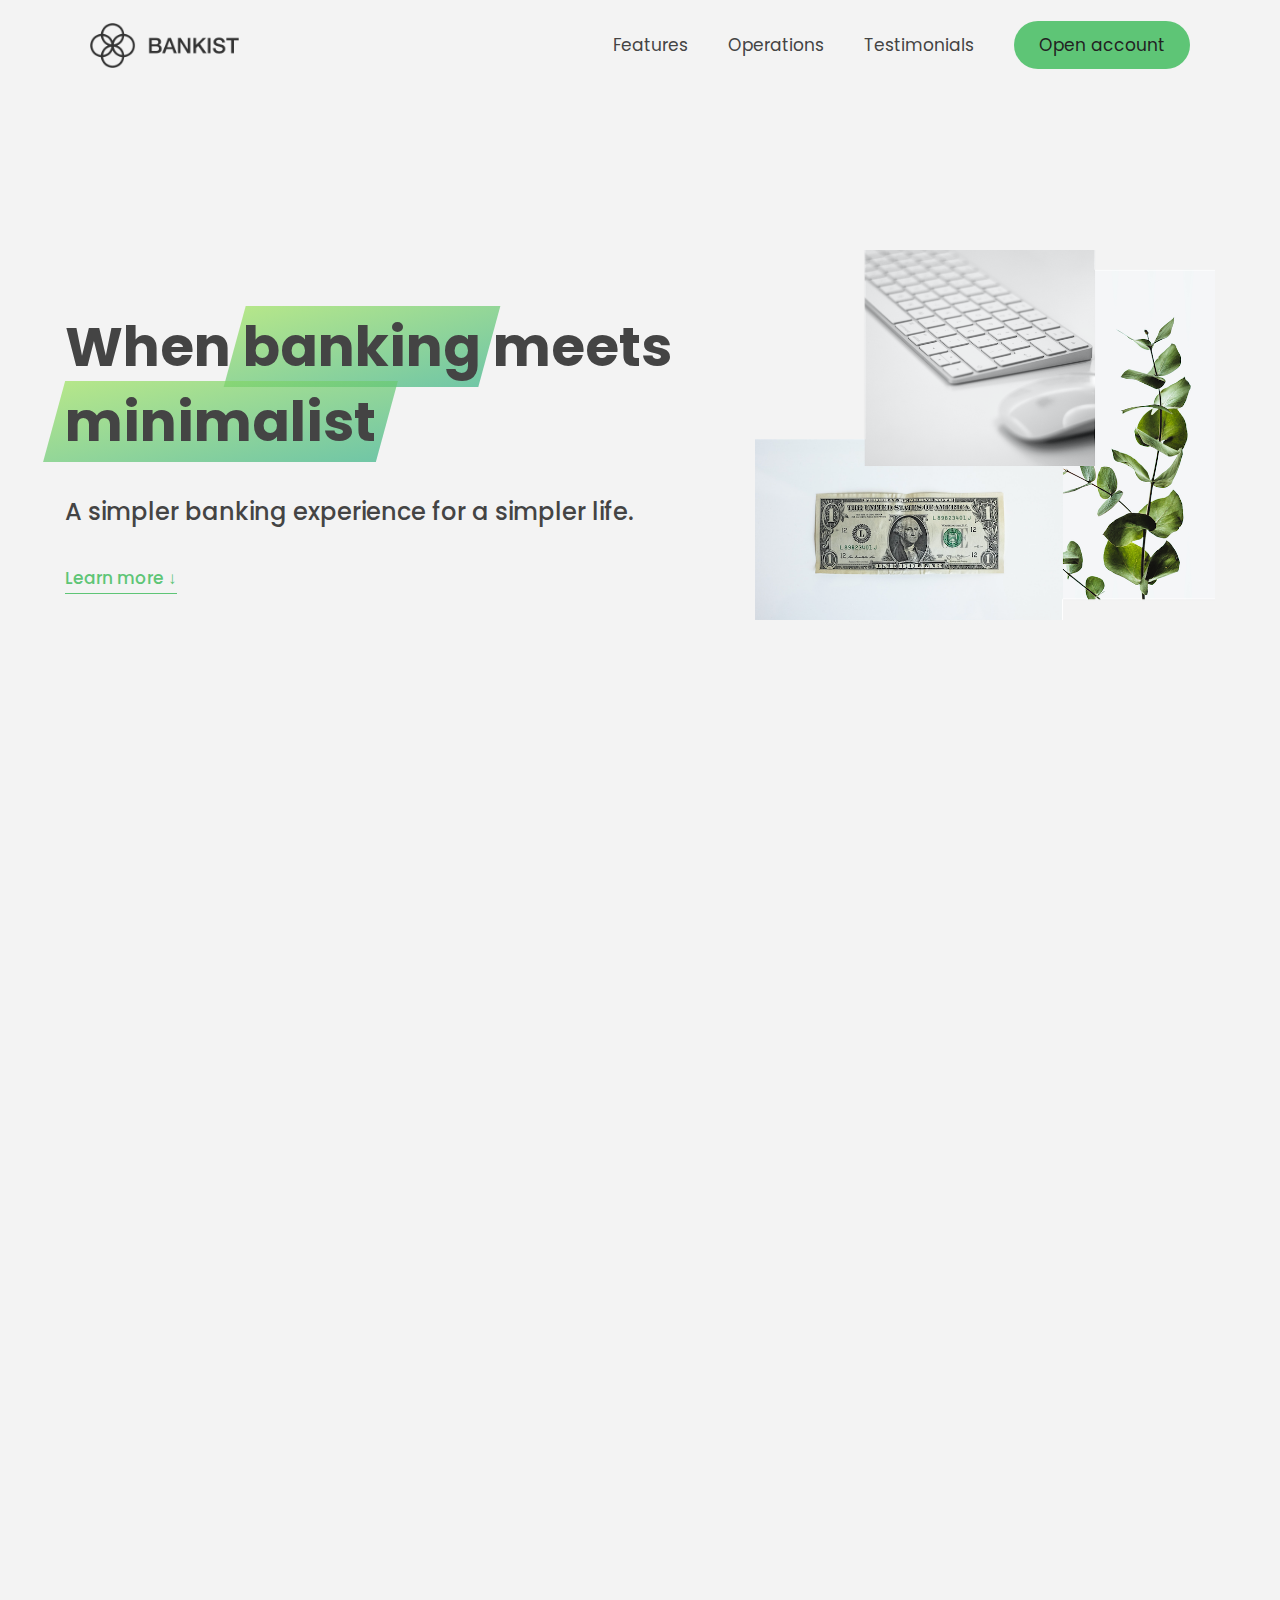
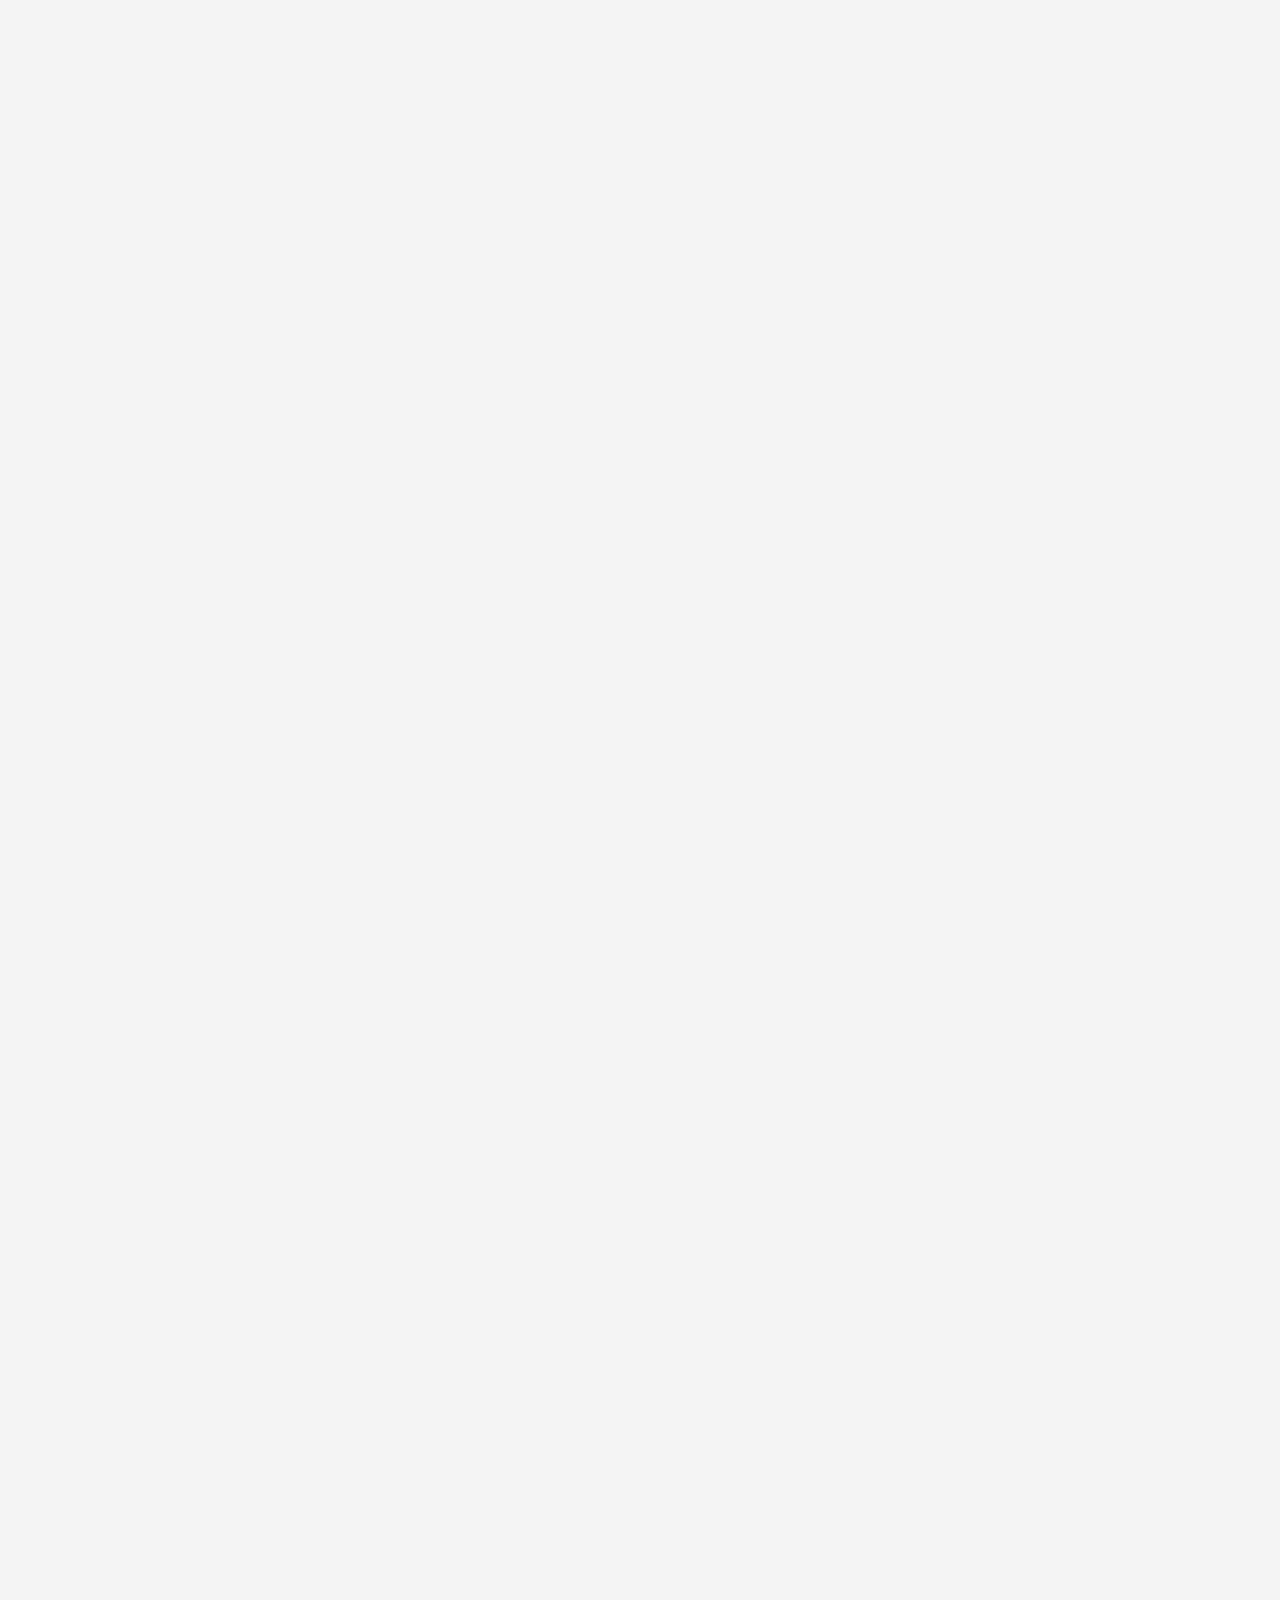
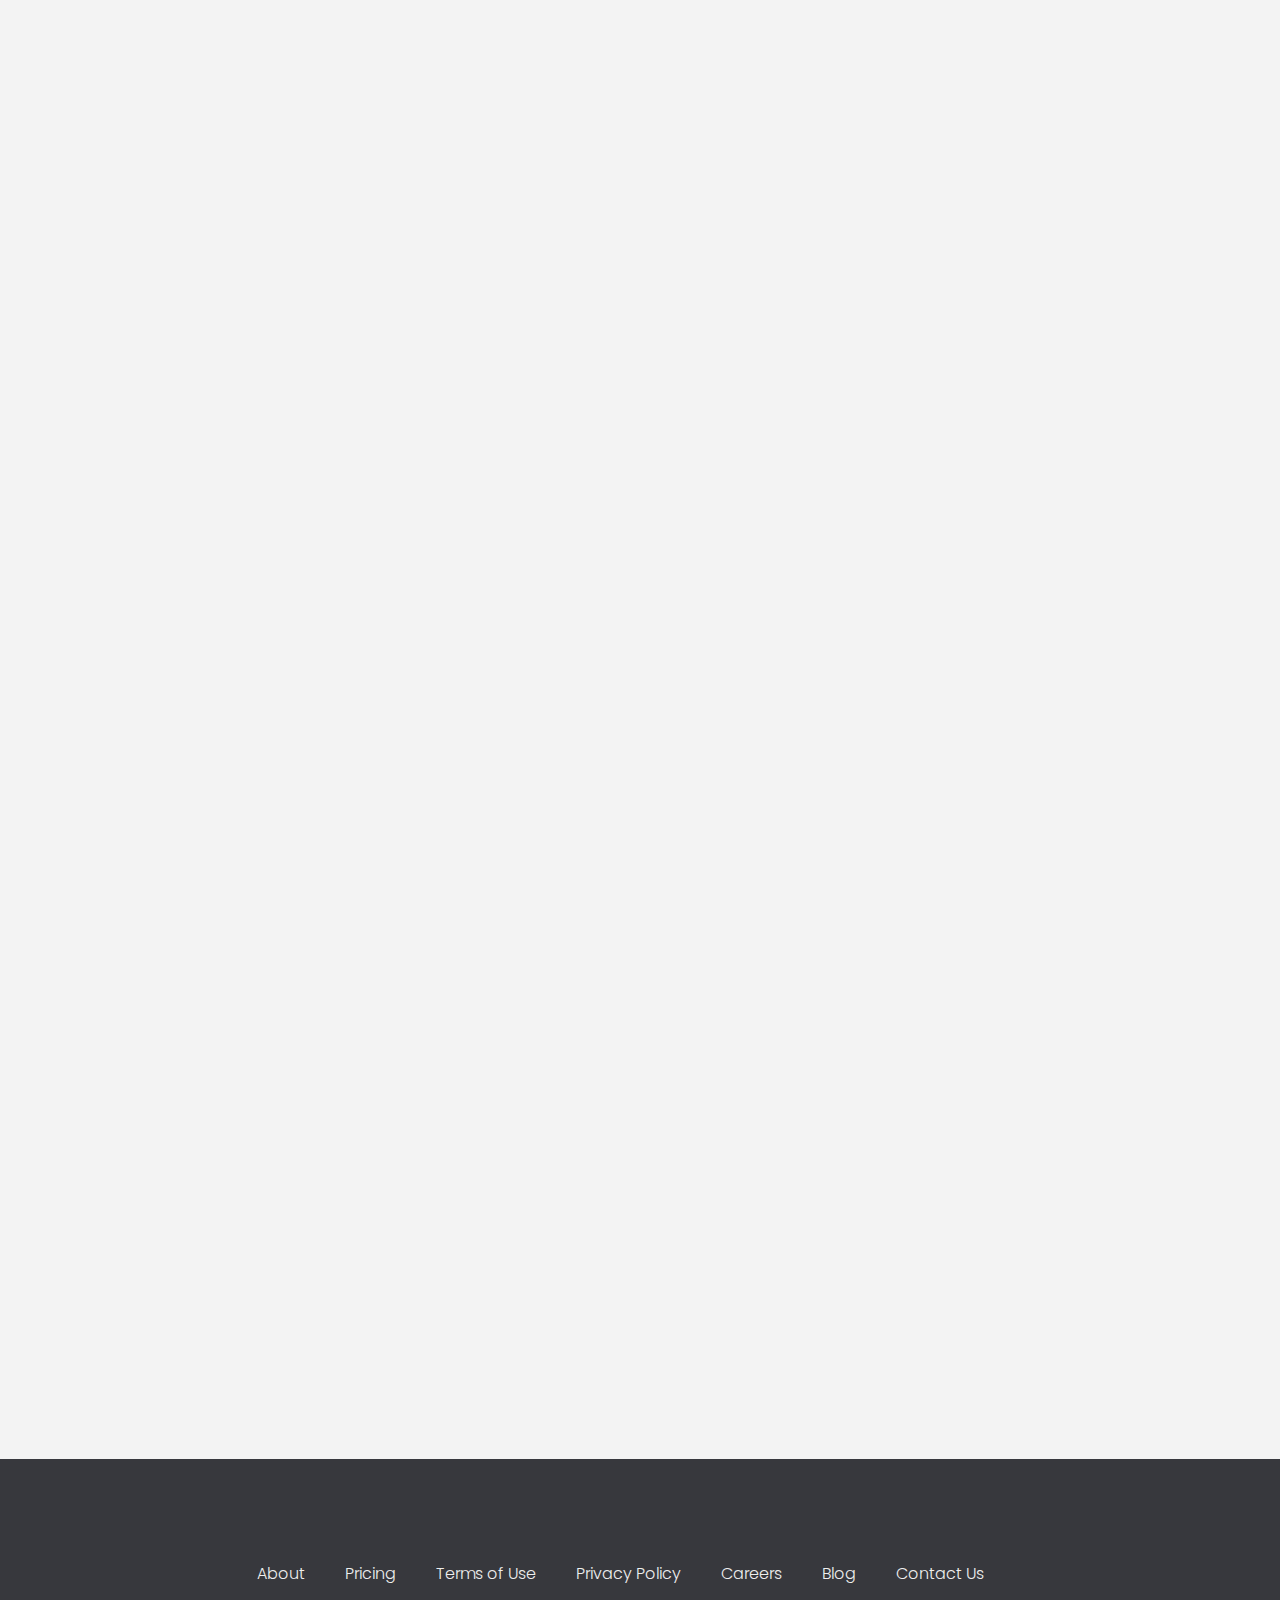
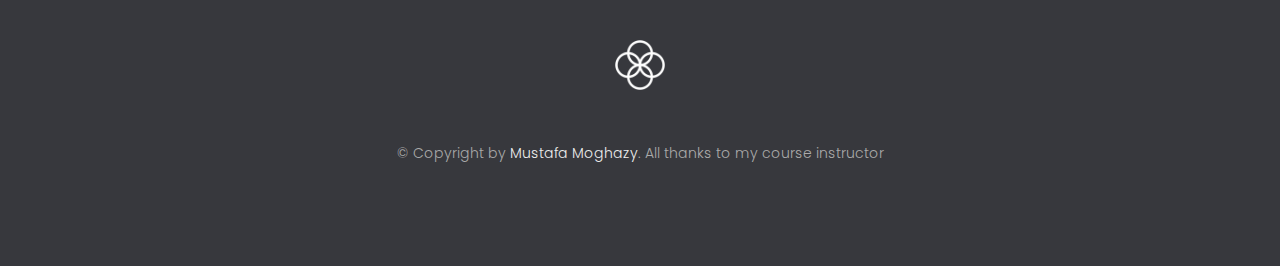
<file: Bankist-Project-Website/index.html>
<!DOCTYPE html>
<html lang="en">
  <head>
    <meta charset="UTF-8" />
    <meta name="viewport" content="width=device-width, initial-scale=1.0" />
    <meta http-equiv="X-UA-Compatible" content="ie=edge" />
    <link rel="shortcut icon" type="image/png" href="img/icon.png" />

    <link
      href="https://fonts.googleapis.com/css?family=Poppins:300,400,500,600&display=swap"
      rel="stylesheet"
    />
    <link rel="stylesheet" href="style.css" />
    <title>Bankist | When Banking meets Minimalist</title>
  </head>
  <body>
    <header class="header">
      <nav class="nav">
        <img
          src="img/logo.png"
          alt="Bankist logo"
          class="nav__logo"
          id="logo"
        />
        <ul class="nav__links">
          <li class="nav__item">
            <a class="nav__link" href="#section--1">Features</a>
          </li>
          <li class="nav__item">
            <a class="nav__link" href="#section--2">Operations</a>
          </li>
          <li class="nav__item">
            <a class="nav__link" href="#section--3">Testimonials</a>
          </li>
          <li class="nav__item">
            <a class="nav__link nav__link--btn btn--show-modal" href="#"
              >Open account</a
            >
          </li>
        </ul>
      </nav>

      <div class="header__title">
        <h1>
          When
          <!-- Green highlight effect -->
          <span class="highlight">banking</span>
          meets<br />
          <span class="highlight">minimalist</span>
        </h1>
        <h4>A simpler banking experience for a simpler life.</h4>
        <button class="btn--text btn--scroll-to">Learn more &DownArrow;</button>
        <img
          src="img/hero.png"
          class="header__img"
          alt="Minimalist bank items"
        />
      </div>
    </header>

    <section class="section" id="section--1">
      <div class="section__title">
        <h2 class="section__description">Features</h2>
        <h3 class="section__header">
          Everything you need in a modern bank and more.
        </h3>
      </div>

      <div class="features">
        <img
          src="img/digital-lazy.jpg"
          data-src="img/digital.jpg"
          alt="Computer"
          class="features__img lazy-img"
        />
        <div class="features__feature">
          <div class="features__icon">
            <svg>
              <use xlink:href="img/icons.svg#icon-monitor"></use>
            </svg>
          </div>
          <h5 class="features__header">100% digital bank</h5>
          <p>
            Lorem ipsum dolor sit amet consectetur adipisicing elit. Unde alias
            sint quos? Accusantium a fugiat porro reiciendis saepe quibusdam
            debitis ducimus.
          </p>
        </div>

        <div class="features__feature">
          <div class="features__icon">
            <svg>
              <use xlink:href="img/icons.svg#icon-trending-up"></use>
            </svg>
          </div>
          <h5 class="features__header">Watch your money grow</h5>
          <p>
            Nesciunt quos autem dolorum voluptates cum dolores dicta fuga
            inventore ab? Nulla incidunt eius numquam sequi iste pariatur
            quibusdam!
          </p>
        </div>
        <img
          src="img/grow-lazy.jpg"
          data-src="img/grow.jpg"
          alt="Plant"
          class="features__img lazy-img"
        />

        <img
          src="img/card-lazy.jpg"
          data-src="img/card.jpg"
          alt="Credit card"
          class="features__img lazy-img"
        />
        <div class="features__feature">
          <div class="features__icon">
            <svg>
              <use xlink:href="img/icons.svg#icon-credit-card"></use>
            </svg>
          </div>
          <h5 class="features__header">Free debit card included</h5>
          <p>
            Quasi, fugit in cumque cupiditate reprehenderit debitis animi enim
            eveniet consequatur odit quam quos possimus assumenda dicta fuga
            inventore ab.
          </p>
        </div>
      </div>
    </section>

    <section class="section" id="section--2">
      <div class="section__title">
        <h2 class="section__description">Operations</h2>
        <h3 class="section__header">
          Everything as simple as possible, but no simpler.
        </h3>
      </div>

      <div class="operations">
        <div class="operations__tab-container">
          <button
            class="btn operations__tab operations__tab--1 operations__tab--active"
            data-tab="1"
          >
            <span>01</span>Instant Transfers
          </button>
          <button class="btn operations__tab operations__tab--2" data-tab="2">
            <span>02</span>Instant Loans
          </button>
          <button class="btn operations__tab operations__tab--3" data-tab="3">
            <span>03</span>Instant Closing
          </button>
        </div>
        <div
          class="operations__content operations__content--1 operations__content--active"
        >
          <div class="operations__icon operations__icon--1">
            <svg>
              <use xlink:href="img/icons.svg#icon-upload"></use>
            </svg>
          </div>
          <h5 class="operations__header">
            Tranfser money to anyone, instantly! No fees, no BS.
          </h5>
          <p>
            Lorem ipsum dolor sit amet, consectetur adipisicing elit, sed do
            eiusmod tempor incididunt ut labore et dolore magna aliqua. Ut enim
            ad minim veniam, quis nostrud exercitation ullamco laboris nisi ut
            aliquip ex ea commodo consequat.
          </p>
        </div>

        <div class="operations__content operations__content--2">
          <div class="operations__icon operations__icon--2">
            <svg>
              <use xlink:href="img/icons.svg#icon-home"></use>
            </svg>
          </div>
          <h5 class="operations__header">
            Buy a home or make your dreams come true, with instant loans.
          </h5>
          <p>
            Duis aute irure dolor in reprehenderit in voluptate velit esse
            cillum dolore eu fugiat nulla pariatur. Excepteur sint occaecat
            cupidatat non proident, sunt in culpa qui officia deserunt mollit
            anim id est laborum.
          </p>
        </div>
        <div class="operations__content operations__content--3">
          <div class="operations__icon operations__icon--3">
            <svg>
              <use xlink:href="img/icons.svg#icon-user-x"></use>
            </svg>
          </div>
          <h5 class="operations__header">
            No longer need your account? No problem! Close it instantly.
          </h5>
          <p>
            Excepteur sint occaecat cupidatat non proident, sunt in culpa qui
            officia deserunt mollit anim id est laborum. Ut enim ad minim
            veniam, quis nostrud exercitation ullamco laboris nisi ut aliquip ex
            ea commodo consequat.
          </p>
        </div>
      </div>
    </section>

    <section class="section" id="section--3">
      <div class="section__title section__title--testimonials">
        <h2 class="section__description">Not sure yet?</h2>
        <h3 class="section__header">
          Millions of Bankists are already making their lifes simpler.
        </h3>
      </div>

      <div class="slider">
        <div class="slide slide--1">
          <div class="testimonial">
            <h5 class="testimonial__header">Best financial decision ever!</h5>
            <blockquote class="testimonial__text">
              Lorem ipsum dolor sit, amet consectetur adipisicing elit.
              Accusantium quas quisquam non? Quas voluptate nulla minima
              deleniti optio ullam nesciunt, numquam corporis et asperiores
              laboriosam sunt, praesentium suscipit blanditiis. Necessitatibus
              id alias reiciendis, perferendis facere pariatur dolore veniam
              autem esse non voluptatem saepe provident nihil molestiae.
            </blockquote>
            <address class="testimonial__author">
              <img src="img/user-1.jpg" alt="" class="testimonial__photo" />
              <h6 class="testimonial__name">Aarav Lynn</h6>
              <p class="testimonial__location">San Francisco, USA</p>
            </address>
          </div>
        </div>

        <div class="slide slide--2">
          <div class="testimonial">
            <h5 class="testimonial__header">
              The last step to becoming a complete minimalist
            </h5>
            <blockquote class="testimonial__text">
              Quisquam itaque deserunt ullam, quia ea repellendus provident,
              ducimus neque ipsam modi voluptatibus doloremque, corrupti
              laborum. Incidunt numquam perferendis veritatis neque repellendus.
              Lorem, ipsum dolor sit amet consectetur adipisicing elit. Illo
              deserunt exercitationem deleniti.
            </blockquote>
            <address class="testimonial__author">
              <img src="img/user-2.jpg" alt="" class="testimonial__photo" />
              <h6 class="testimonial__name">Miyah Miles</h6>
              <p class="testimonial__location">London, UK</p>
            </address>
          </div>
        </div>

        <div class="slide slide--3">
          <div class="testimonial">
            <h5 class="testimonial__header">
              Finally free from old-school banks
            </h5>
            <blockquote class="testimonial__text">
              Debitis, nihil sit minus suscipit magni aperiam vel tenetur
              incidunt commodi architecto numquam omnis nulla autem,
              necessitatibus blanditiis modi similique quidem. Odio aliquam
              culpa dicta beatae quod maiores ipsa minus consequatur error sunt,
              deleniti saepe aliquid quos inventore sequi. Necessitatibus id
              alias reiciendis, perferendis facere.
            </blockquote>
            <address class="testimonial__author">
              <img src="img/user-3.jpg" alt="" class="testimonial__photo" />
              <h6 class="testimonial__name">Francisco Gomes</h6>
              <p class="testimonial__location">Lisbon, Portugal</p>
            </address>
          </div>
        </div>

        <!-- <div class="slide"><img src="img/img-1.jpg" alt="Photo 1" /></div>
        <div class="slide"><img src="img/img-2.jpg" alt="Photo 2" /></div>
        <div class="slide"><img src="img/img-3.jpg" alt="Photo 3" /></div>
        <div class="slide"><img src="img/img-4.jpg" alt="Photo 4" /></div> -->
        <button class="slider__btn slider__btn--left">&larr;</button>
        <button class="slider__btn slider__btn--right">&rarr;</button>
        <div class="dots"></div>
      </div>
    </section>

    <section class="section section--sign-up">
      <div class="section__title">
        <h3 class="section__header">
          The best day to join Bankist was one year ago. The second best is
          today!
        </h3>
      </div>
      <button class="btn btn--show-modal">Open your free account today!</button>
    </section>

    <footer class="footer">
      <ul class="footer__nav">
        <li class="footer__item">
          <a class="footer__link" href="#">About</a>
        </li>
        <li class="footer__item">
          <a class="footer__link" href="#">Pricing</a>
        </li>
        <li class="footer__item">
          <a class="footer__link" href="#">Terms of Use</a>
        </li>
        <li class="footer__item">
          <a class="footer__link" href="#">Privacy Policy</a>
        </li>
        <li class="footer__item">
          <a class="footer__link" href="#">Careers</a>
        </li>
        <li class="footer__item">
          <a class="footer__link" href="#">Blog</a>
        </li>
        <li class="footer__item">
          <a class="footer__link" href="#">Contact Us</a>
        </li>
      </ul>
      <img src="img/icon.png" alt="Logo" class="footer__logo" />
      <p class="footer__copyright">
        &copy; Copyright by
        <a
          class="footer__link twitter-link"
          target="_blank"
          href="https://www.linkedin.com/in/mustafa-mahmoud-9712821a0/"
          >Mustafa Moghazy</a
        >. All thanks to my course instructor
      </p>
    </footer>

    <div class="modal hidden">
      <button class="btn--close-modal">&times;</button>
      <h2 class="modal__header">
        Open your bank account <br />
        in just <span class="highlight">5 minutes</span>
      </h2>
      <form class="modal__form">
        <label>First Name</label>
        <input type="text" />
        <label>Last Name</label>
        <input type="text" />
        <label>Email Address</label>
        <input type="email" />
        <button class="btn">Next step &rarr;</button>
      </form>
    </div>
    <div class="overlay hidden"></div>

    <script src="script.js"></script>
  </body>
</html>
</file>
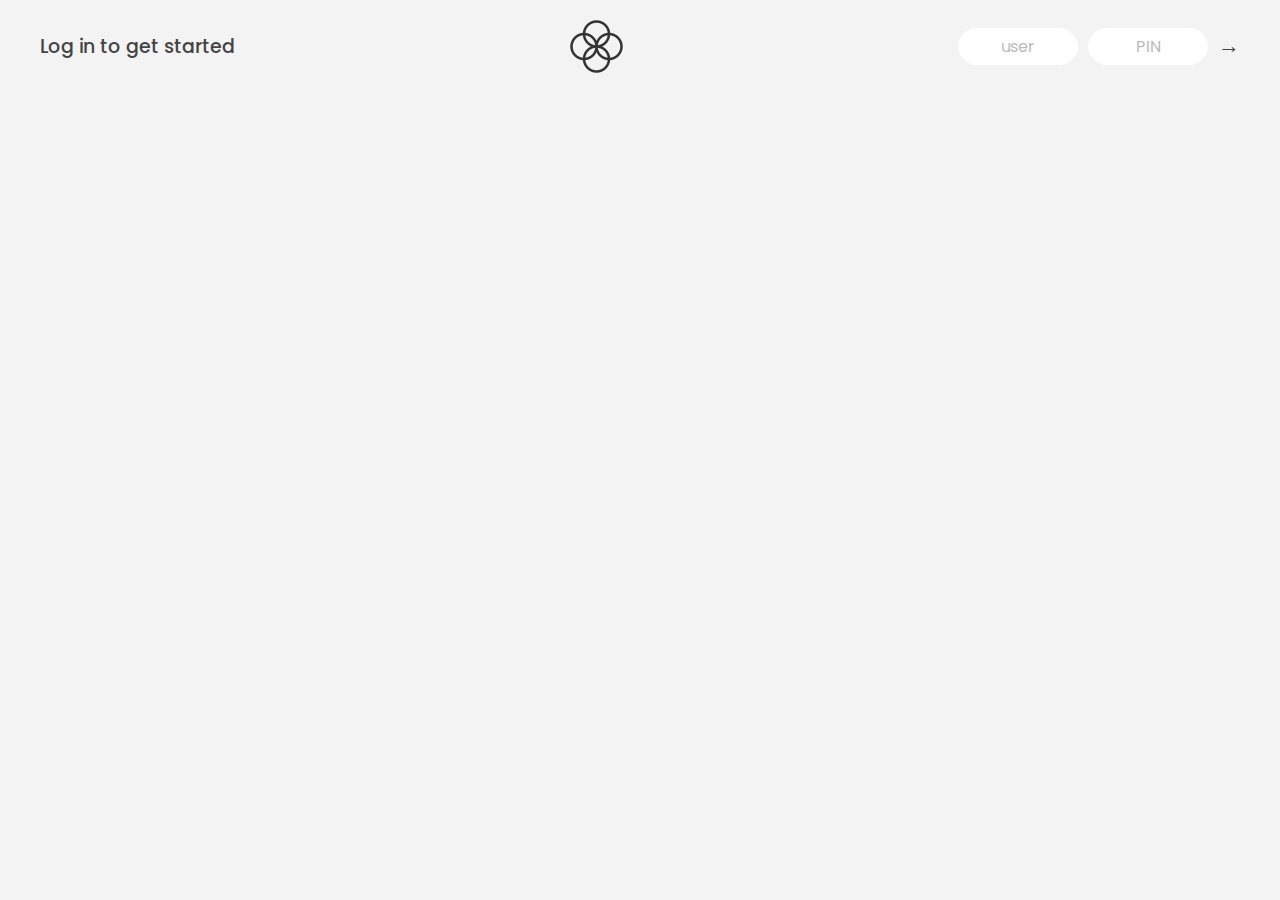
<file: Bankist-Project/index.html>
<!DOCTYPE html>
<html lang="en">
  <head>
    <meta charset="UTF-8" />
    <meta name="viewport" content="width=device-width, initial-scale=1.0" />
    <meta http-equiv="X-UA-Compatible" content="ie=edge" />
    <link rel="shortcut icon" type="image/png" href="/icon.png" />

    <link
      href="https://fonts.googleapis.com/css?family=Poppins:400,500,600&display=swap"
      rel="stylesheet"
    />

    <link rel="stylesheet" href="style.css" />
    <title>Bankist</title>
  </head>
  <body>
    <!-- TOP NAVIGATION -->
    <nav>
      <p class="welcome">Log in to get started</p>
      <img src="logo.png" alt="Logo" class="logo" />
      <form class="login">
        <input
          type="text"
          placeholder="user"
          class="login__input login__input--user"
        />
        <!-- In practice, use type="password" -->
        <input
          type="text"
          placeholder="PIN"
          maxlength="4"
          class="login__input login__input--pin"
        />
        <button class="login__btn">&rarr;</button>
      </form>
    </nav>

    <main class="app">
      <!-- BALANCE -->
      <div class="balance">
        <div>
          <p class="balance__label">Current balance</p>
          <p class="balance__date">
            As of <span class="date">05/03/2037</span>
          </p>
        </div>
        <p class="balance__value">0000€</p>
      </div>

      <!-- MOVEMENTS -->
      <div class="movements">
        <div class="movements__row">
          <div class="movements__type movements__type--deposit">2 deposit</div>
          <div class="movements__date">3 days ago</div>
          <div class="movements__value">4 000€</div>
        </div>
        <div class="movements__row">
          <div class="movements__type movements__type--withdrawal">
            1 withdrawal
          </div>
          <div class="movements__date">24/01/2037</div>
          <div class="movements__value">-378€</div>
        </div>
      </div>

      <!-- SUMMARY -->
      <div class="summary">
        <p class="summary__label">In</p>
        <p class="summary__value summary__value--in">0000€</p>
        <p class="summary__label">Out</p>
        <p class="summary__value summary__value--out">0000€</p>
        <p class="summary__label">Interest</p>
        <p class="summary__value summary__value--interest">0000€</p>
        <button class="btn--sort">&downarrow; SORT</button>
      </div>

      <!-- OPERATION: TRANSFERS -->
      <div class="operation operation--transfer">
        <h2>Transfer money</h2>
        <form class="form form--transfer">
          <input type="text" class="form__input form__input--to" />
          <input type="number" class="form__input form__input--amount" />
          <button class="form__btn form__btn--transfer">&rarr;</button>
          <label class="form__label">Transfer to</label>
          <label class="form__label">Amount</label>
        </form>
      </div>

      <!-- OPERATION: LOAN -->
      <div class="operation operation--loan">
        <h2>Request loan</h2>
        <form class="form form--loan">
          <input type="number" class="form__input form__input--loan-amount" />
          <button class="form__btn form__btn--loan">&rarr;</button>
          <label class="form__label form__label--loan">Amount</label>
        </form>
      </div>

      <!-- OPERATION: CLOSE -->
      <div class="operation operation--close">
        <h2>Close account</h2>
        <form class="form form--close">
          <input type="text" class="form__input form__input--user" />
          <input
            type="password"
            maxlength="6"
            class="form__input form__input--pin"
          />
          <button class="form__btn form__btn--close">&rarr;</button>
          <label class="form__label">Confirm user</label>
          <label class="form__label">Confirm PIN</label>
        </form>
      </div>

      <!-- LOGOUT TIMER -->
      <p class="logout-timer">
        You will be logged out in <span class="timer">05:00</span>
      </p>
    </main>

    <!-- <footer>
      &copy; by Jonas Schmedtmann. Don't claim as your own :)
    </footer> -->

    <script src="script.js"></script>
  </body>
</html>
</file>
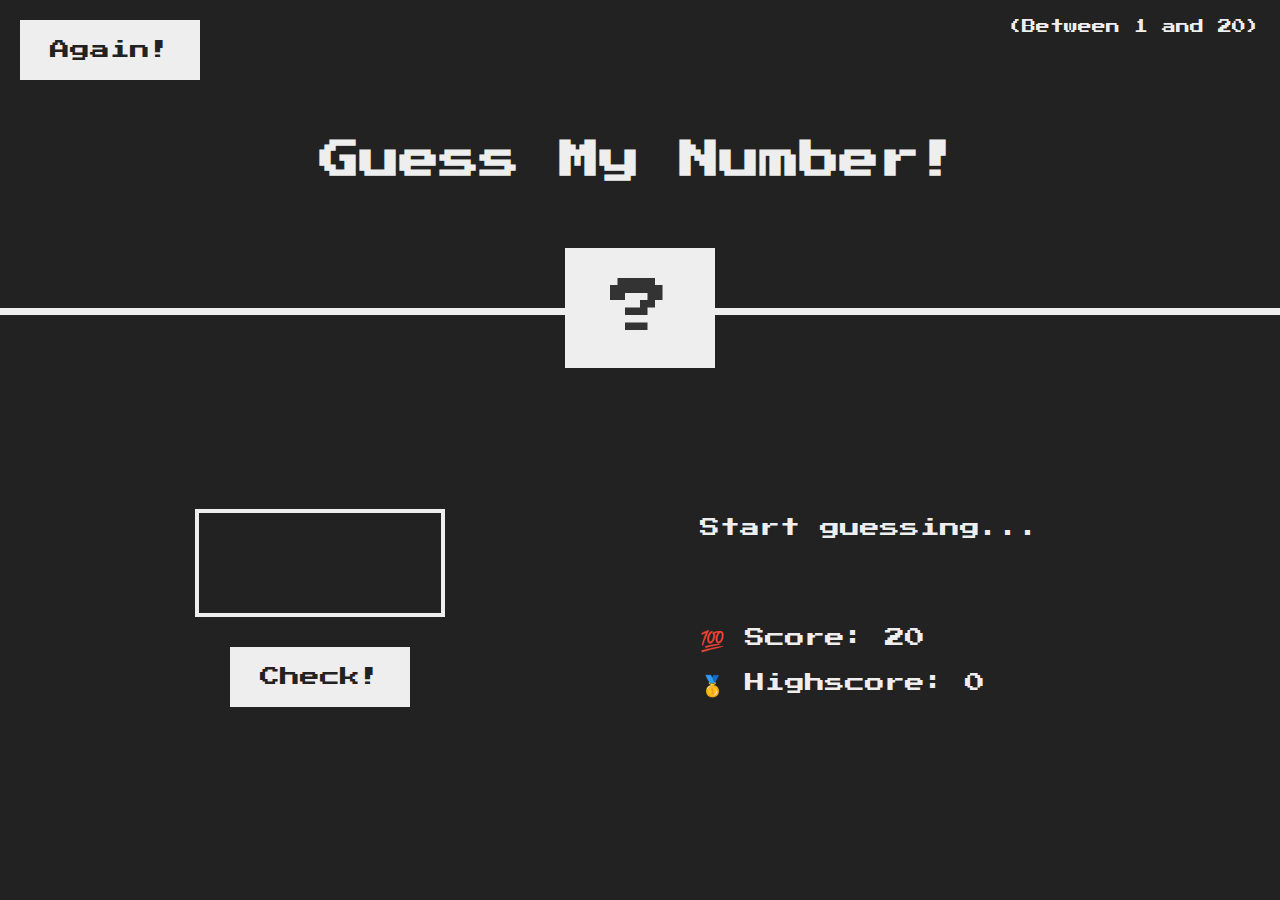
<file: Guess-My-Number/index.html>
<!DOCTYPE html>
<html lang="en">
  <head>
    <meta charset="UTF-8" />
    <meta name="viewport" content="width=device-width, initial-scale=1.0" />
    <meta http-equiv="X-UA-Compatible" content="ie=edge" />
    <link rel="stylesheet" href="style.css" />
    <title>Guess My Number!</title>
  </head>
  <body>
    <header>
      <h1>Guess My Number!</h1>
      <p class="between">(Between 1 and 20)</p>
      <button class="btn again">Again!</button>
      <div class="number">?</div>
    </header>
    <main>
      <section class="left">
        <input type="number" class="guess" />
        <button class="btn check">Check!</button>
      </section>
      <section class="right">
        <p class="message">Start guessing...</p>
        <p class="label-score">💯 Score: <span class="score">20</span></p>
        <p class="label-highscore">
          🥇 Highscore: <span class="highscore">0</span>
        </p>
      </section>
    </main>
    <script src="script.js"></script>
  </body>
</html>
</file>
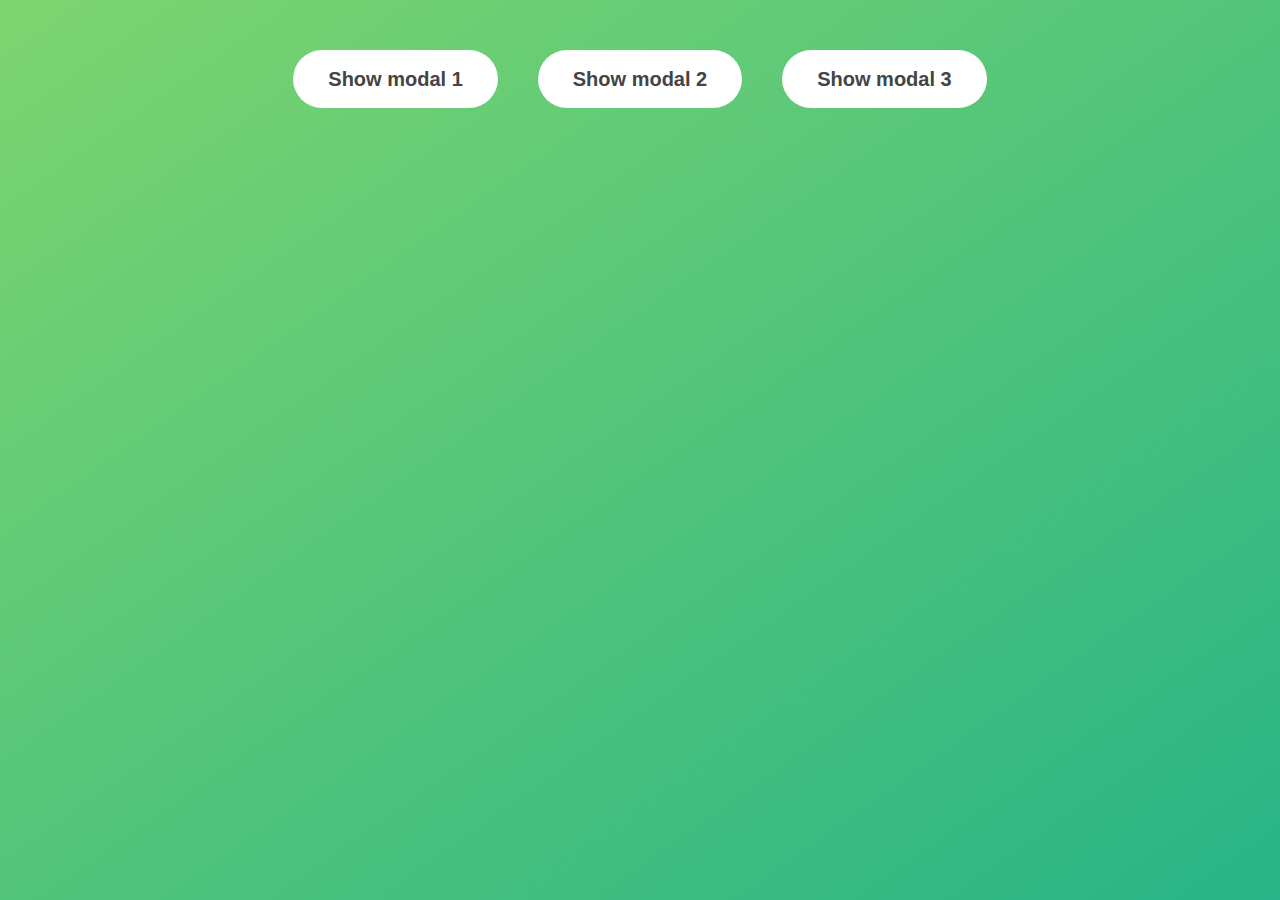
<file: Modal-Window/index.html>
<!DOCTYPE html>
<html lang="en">
  <head>
    <meta charset="UTF-8" />
    <meta name="viewport" content="width=device-width, initial-scale=1.0" />
    <meta http-equiv="X-UA-Compatible" content="ie=edge" />
    <link rel="stylesheet" href="style.css" />
    <title>Modal window</title>
  </head>
  <body>
    <button class="show-modal">Show modal 1</button>
    <button class="show-modal">Show modal 2</button>
    <button class="show-modal">Show modal 3</button>

    <div class="modal hidden">
      <button class="close-modal">&times;</button>
      <h1>I'm a modal window 😍</h1>
      <p>
        Lorem ipsum dolor sit amet, consectetur adipisicing elit, sed do eiusmod
        tempor incididunt ut labore et dolore magna aliqua. Ut enim ad minim
        veniam, quis nostrud exercitation ullamco laboris nisi ut aliquip ex ea
        commodo consequat. Duis aute irure dolor in reprehenderit in voluptate
        velit esse cillum dolore eu fugiat nulla pariatur. Excepteur sint
        occaecat cupidatat non proident, sunt in culpa qui officia deserunt
        mollit anim id est laborum.
      </p>
    </div>
    <div class="overlay hidden"></div>

    <script src="script.js"></script>
  </body>
</html>
</file>
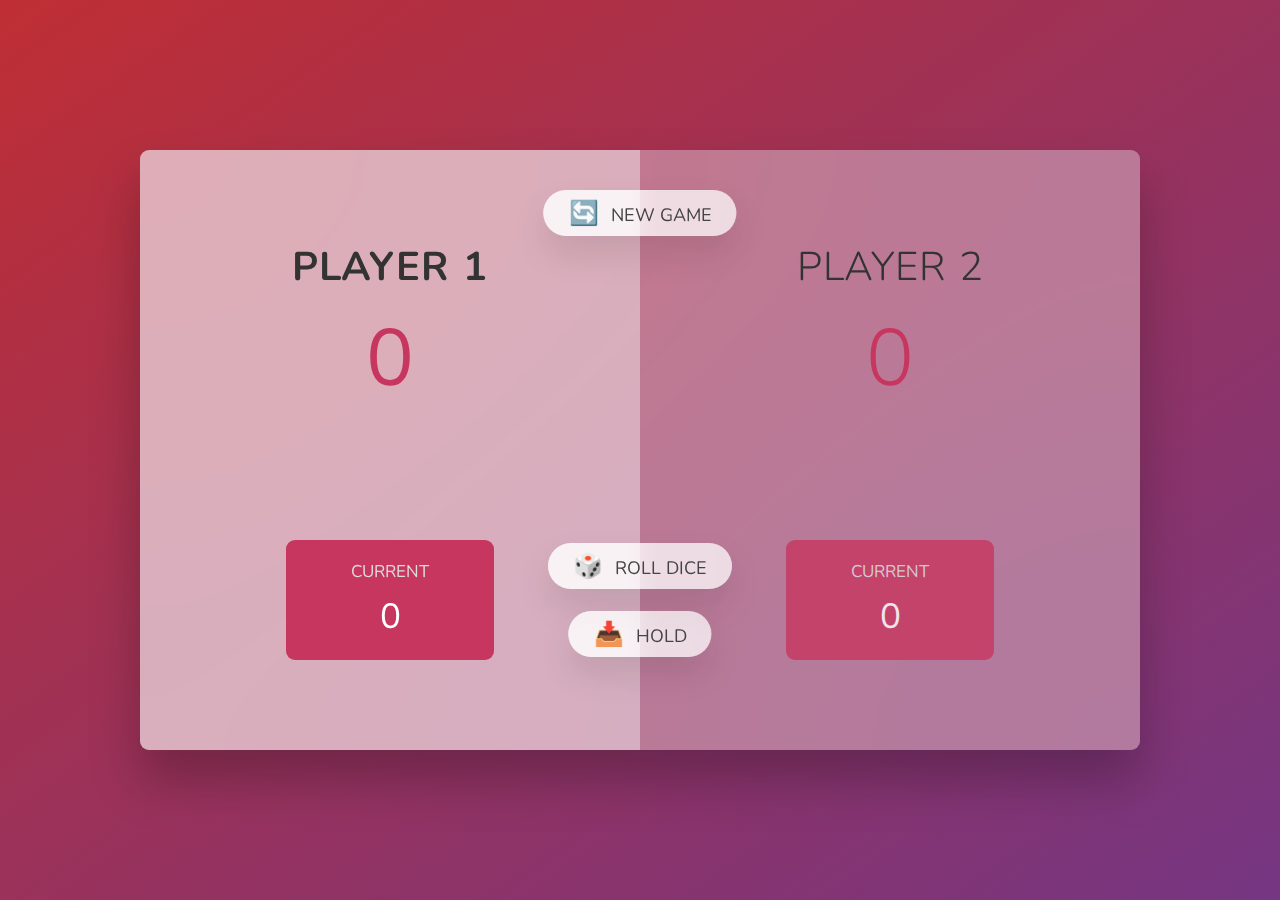
<file: Rolling-Dice-Game/index.html>
<!DOCTYPE html>
<html lang="en">
  <head>
    <meta charset="UTF-8" />
    <meta name="viewport" content="width=device-width, initial-scale=1.0" />
    <meta http-equiv="X-UA-Compatible" content="ie=edge" />
    <link rel="stylesheet" href="style.css" />
    <title>Pig Game</title>
  </head>
  <body>
    <main>
      <section class="player player--0 player--active">
        <h2 class="name" id="name--0">Player 1</h2>
        <p class="score" id="score--0">43</p>
        <div class="current">
          <p class="current-label">Current</p>
          <p class="current-score" id="current--0">0</p>
        </div>
      </section>
      <section class="player player--1">
        <h2 class="name" id="name--1">Player 2</h2>
        <p class="score" id="score--1">24</p>
        <div class="current">
          <p class="current-label">Current</p>
          <p class="current-score" id="current--1">0</p>
        </div>
      </section>

      <img src="./images/dice-5.png" alt="Playing dice" class="dice" />
      <button class="btn btn--new">🔄 New game</button>
      <button class="btn btn--roll">🎲 Roll dice</button>
      <button class="btn btn--hold">📥 Hold</button>
    </main>
    <script src="script.js"></script>
  </body>
</html>
</file>
<file: Bankist-Project-Website/style.css>
/* The page is NOT responsive. You can implement responsiveness yourself if you wanna have some fun 😃 */

:root {
  --color-primary: #5ec576;
  --color-secondary: #ffcb03;
  --color-tertiary: #ff585f;
  --color-primary-darker: #4bbb7d;
  --color-secondary-darker: #ffbb00;
  --color-tertiary-darker: #fd424b;
  --color-primary-opacity: #5ec5763a;
  --color-secondary-opacity: #ffcd0331;
  --color-tertiary-opacity: #ff58602d;
  --gradient-primary: linear-gradient(to top left, #39b385, #9be15d);
  --gradient-secondary: linear-gradient(to top left, #ffb003, #ffcb03);
}

* {
  margin: 0;
  padding: 0;
  box-sizing: inherit;
}

html {
  font-size: 62.5%;
  box-sizing: border-box;
  /* scroll-behavior: smooth; */
}

body {
  font-family: "Poppins", sans-serif;
  font-weight: 300;
  color: #444;
  line-height: 1.9;
  background-color: #f3f3f3;
}

/* GENERAL ELEMENTS */
.section {
  padding: 15rem 3rem;
  border-top: 1px solid #ddd;

  transition: transform 1s, opacity 1s;
}

.section--hidden {
  opacity: 0;
  transform: translateY(8rem);
}

.section__title {
  max-width: 80rem;
  margin: 0 auto 8rem auto;
}

.section__description {
  font-size: 1.8rem;
  font-weight: 600;
  text-transform: uppercase;
  color: var(--color-primary);
  margin-bottom: 1rem;
}

.section__header {
  font-size: 4rem;
  line-height: 1.3;
  font-weight: 500;
}

.btn {
  display: inline-block;
  background-color: var(--color-primary);
  font-size: 1.6rem;
  font-family: inherit;
  font-weight: 500;
  border: none;
  padding: 1.25rem 4.5rem;
  border-radius: 10rem;
  cursor: pointer;
  transition: all 0.3s;
}

.btn:hover {
  background-color: var(--color-primary-darker);
}

.btn--text {
  display: inline-block;
  background: none;
  font-size: 1.7rem;
  font-family: inherit;
  font-weight: 500;
  color: var(--color-primary);
  border: none;
  border-bottom: 1px solid currentColor;
  padding-bottom: 2px;
  cursor: pointer;
  transition: all 0.3s;
}

p {
  color: #666;
}

/* This is BAD for accessibility! Don't do in the real world! */
button:focus {
  outline: none;
}

img {
  transition: filter 0.5s;
}

.lazy-img {
  filter: blur(20px);
}

/* NAVIGATION */
.nav {
  display: flex;
  justify-content: space-between;
  align-items: center;
  height: 9rem;
  width: 100%;
  padding: 0 6rem;
  z-index: 100;
}

/* nav and stickly class at the same time */
.nav.sticky {
  position: fixed;
  background-color: rgba(255, 255, 255, 0.95);
}

.nav__logo {
  height: 4.5rem;
  transition: all 0.3s;
}

.nav__links {
  display: flex;
  align-items: center;
  list-style: none;
}

.nav__item {
  margin-left: 4rem;
}

.nav__link:link,
.nav__link:visited {
  font-size: 1.7rem;
  font-weight: 400;
  color: inherit;
  text-decoration: none;
  display: block;
  transition: all 0.3s;
}

.nav__link--btn:link,
.nav__link--btn:visited {
  padding: 0.8rem 2.5rem;
  border-radius: 3rem;
  background-color: var(--color-primary);
  color: #222;
}

.nav__link--btn:hover,
.nav__link--btn:active {
  color: inherit;
  background-color: var(--color-primary-darker);
  color: #333;
}

/* HEADER */
.header {
  padding: 0 3rem;
  height: 100vh;
  display: flex;
  flex-direction: column;
  align-items: center;
}

.header__title {
  flex: 1;

  max-width: 115rem;
  display: grid;
  grid-template-columns: 3fr 2fr;
  row-gap: 3rem;
  align-content: center;
  justify-content: center;

  align-items: start;
  justify-items: start;
}

h1 {
  font-size: 5.5rem;
  line-height: 1.35;
}

h4 {
  font-size: 2.4rem;
  font-weight: 500;
}

.header__img {
  width: 100%;
  grid-column: 2 / 3;
  grid-row: 1 / span 4;
  transform: translateY(-6rem);
}

.highlight {
  position: relative;
}

.highlight::after {
  display: block;
  content: "";
  position: absolute;
  bottom: 0;
  left: 0;
  height: 100%;
  width: 100%;
  z-index: -1;
  opacity: 0.7;
  transform: scale(1.07, 1.05) skewX(-15deg);
  background-image: var(--gradient-primary);
}

/* FEATURES */
.features {
  display: grid;
  grid-template-columns: 1fr 1fr;
  gap: 4rem;
  margin: 0 12rem;
}

.features__img {
  width: 100%;
}

.features__feature {
  align-self: center;
  justify-self: center;
  width: 70%;
  font-size: 1.5rem;
}

.features__icon {
  display: flex;
  align-items: center;
  justify-content: center;
  background-color: var(--color-primary-opacity);
  height: 5.5rem;
  width: 5.5rem;
  border-radius: 50%;
  margin-bottom: 2rem;
}

.features__icon svg {
  height: 2.5rem;
  width: 2.5rem;
  fill: var(--color-primary);
}

.features__header {
  font-size: 2rem;
  margin-bottom: 1rem;
}

/* OPERATIONS */
.operations {
  max-width: 100rem;
  margin: 12rem auto 0 auto;

  background-color: #fff;
}

.operations__tab-container {
  display: flex;
  justify-content: center;
}

.operations__tab {
  margin-right: 2.5rem;
  transform: translateY(-50%);
}

.operations__tab span {
  margin-right: 1rem;
  font-weight: 600;
  display: inline-block;
}

.operations__tab--1 {
  background-color: var(--color-secondary);
}

.operations__tab--1:hover {
  background-color: var(--color-secondary-darker);
}

.operations__tab--3 {
  background-color: var(--color-tertiary);
  margin: 0;
}

.operations__tab--3:hover {
  background-color: var(--color-tertiary-darker);
}

.operations__tab--active {
  transform: translateY(-66%);
}

.operations__content {
  display: none;

  /* JUST PRESENTATIONAL */
  font-size: 1.7rem;
  padding: 2.5rem 7rem 6.5rem 7rem;
}

.operations__content--active {
  display: grid;
  grid-template-columns: 7rem 1fr;
  column-gap: 3rem;
  row-gap: 0.5rem;
}

.operations__header {
  font-size: 2.25rem;
  font-weight: 500;
  align-self: center;
}

.operations__icon {
  display: flex;
  align-items: center;
  justify-content: center;
  height: 7rem;
  width: 7rem;
  border-radius: 50%;
}

.operations__icon svg {
  height: 2.75rem;
  width: 2.75rem;
}

.operations__content p {
  grid-column: 2;
}

.operations__icon--1 {
  background-color: var(--color-secondary-opacity);
}
.operations__icon--2 {
  background-color: var(--color-primary-opacity);
}
.operations__icon--3 {
  background-color: var(--color-tertiary-opacity);
}
.operations__icon--1 svg {
  fill: var(--color-secondary-darker);
}
.operations__icon--2 svg {
  fill: var(--color-primary);
}
.operations__icon--3 svg {
  fill: var(--color-tertiary);
}

/* SLIDER */
.slider {
  max-width: 100rem;
  height: 50rem;
  margin: 0 auto;
  position: relative;

  /* IN THE END */
  overflow: hidden;
}

.slide {
  position: absolute;
  top: 0;
  width: 100%;
  height: 50rem;

  display: flex;
  align-items: center;
  justify-content: center;

  /* THIS creates the animation! */
  transition: transform 1s;
}

.slide > img {
  /* Only for images that have different size than slide */
  width: 100%;
  height: 100%;
  object-fit: cover;
}

.slider__btn {
  position: absolute;
  top: 50%;
  z-index: 10;

  border: none;
  background: rgba(255, 255, 255, 0.7);
  font-family: inherit;
  color: #333;
  border-radius: 50%;
  height: 5.5rem;
  width: 5.5rem;
  font-size: 3.25rem;
  cursor: pointer;
}

.slider__btn--left {
  left: 6%;
  transform: translate(-50%, -50%);
}

.slider__btn--right {
  right: 6%;
  transform: translate(50%, -50%);
}

.dots {
  position: absolute;
  bottom: 5%;
  left: 50%;
  transform: translateX(-50%);
  display: flex;
}

.dots__dot {
  border: none;
  background-color: #b9b9b9;
  opacity: 0.7;
  height: 1rem;
  width: 1rem;
  border-radius: 50%;
  margin-right: 1.75rem;
  cursor: pointer;
  transition: all 0.5s;

  /* Only necessary when overlying images */
  /* box-shadow: 0 0.6rem 1.5rem rgba(0, 0, 0, 0.7); */
}

.dots__dot:last-child {
  margin: 0;
}

.dots__dot--active {
  /* background-color: #fff; */
  background-color: #888;
  opacity: 1;
}

/* TESTIMONIALS */
.testimonial {
  width: 65%;
  position: relative;
}

.testimonial::before {
  content: "\201C";
  position: absolute;
  top: -5.7rem;
  left: -6.8rem;
  line-height: 1;
  font-size: 20rem;
  font-family: inherit;
  color: var(--color-primary);
  z-index: -1;
}

.testimonial__header {
  font-size: 2.25rem;
  font-weight: 500;
  margin-bottom: 1.5rem;
}

.testimonial__text {
  font-size: 1.7rem;
  margin-bottom: 3.5rem;
  color: #666;
}

.testimonial__author {
  margin-left: 3rem;
  font-style: normal;

  display: grid;
  grid-template-columns: 6.5rem 1fr;
  column-gap: 2rem;
}

.testimonial__photo {
  grid-row: 1 / span 2;
  width: 6.5rem;
  border-radius: 50%;
}

.testimonial__name {
  font-size: 1.7rem;
  font-weight: 500;
  align-self: end;
  margin: 0;
}

.testimonial__location {
  font-size: 1.5rem;
}

.section__title--testimonials {
  margin-bottom: 4rem;
}

/* SIGNUP */
.section--sign-up {
  background-color: #37383d;
  border-top: none;
  border-bottom: 1px solid #444;
  text-align: center;
  padding: 10rem 3rem;
}

.section--sign-up .section__header {
  color: #fff;
  text-align: center;
}

.section--sign-up .section__title {
  margin-bottom: 6rem;
}

.section--sign-up .btn {
  font-size: 1.9rem;
  padding: 2rem 5rem;
}

/* FOOTER */
.footer {
  padding: 10rem 3rem;
  background-color: #37383d;
}

.footer__nav {
  list-style: none;
  display: flex;
  justify-content: center;
  margin-bottom: 5rem;
}

.footer__item {
  margin-right: 4rem;
}

.footer__link {
  font-size: 1.6rem;
  color: #eee;
  text-decoration: none;
}

.footer__logo {
  height: 5rem;
  display: block;
  margin: 0 auto;
  margin-bottom: 5rem;
}

.footer__copyright {
  font-size: 1.4rem;
  color: #aaa;
  text-align: center;
}

.footer__copyright .footer__link {
  font-size: 1.4rem;
}

/* MODAL WINDOW */
.modal {
  position: fixed;
  top: 50%;
  left: 50%;
  transform: translate(-50%, -50%);
  max-width: 60rem;
  background-color: #f3f3f3;
  padding: 5rem 6rem;
  box-shadow: 0 4rem 6rem rgba(0, 0, 0, 0.3);
  z-index: 1000;
  transition: all 0.5s;
}

.overlay {
  position: fixed;
  top: 0;
  left: 0;
  width: 100%;
  height: 100%;
  background-color: rgba(0, 0, 0, 0.5);
  backdrop-filter: blur(4px);
  z-index: 100;
  transition: all 0.5s;
}

.modal__header {
  font-size: 3.25rem;
  margin-bottom: 4.5rem;
  line-height: 1.5;
}

.modal__form {
  margin: 0 3rem;
  display: grid;
  grid-template-columns: 1fr 2fr;
  align-items: center;
  gap: 2.5rem;
}

.modal__form label {
  font-size: 1.7rem;
  font-weight: 500;
}

.modal__form input {
  font-size: 1.7rem;
  padding: 1rem 1.5rem;
  border: 1px solid #ddd;
  border-radius: 0.5rem;
}

.modal__form button {
  grid-column: 1 / span 2;
  justify-self: center;
  margin-top: 1rem;
}

.btn--close-modal {
  font-family: inherit;
  color: inherit;
  position: absolute;
  top: 0.5rem;
  right: 2rem;
  font-size: 4rem;
  cursor: pointer;
  border: none;
  background: none;
}

.hidden {
  visibility: hidden;
  opacity: 0;
}

/* COOKIE MESSAGE */
.cookie-message {
  display: flex;
  align-items: center;
  justify-content: space-evenly;
  width: 100%;
  background-color: white;
  color: #bbb;
  font-size: 1.5rem;
  font-weight: 400;
}
</file>
<file: Bankist-Project/style.css>
/*
 * Use this CSS to learn some intersting techniques,
 * in case you're wondering how I built the UI.
 * Have fun! 😁
 */

* {
  margin: 0;
  padding: 0;
  box-sizing: inherit;
}

html {
  font-size: 62.5%;
  box-sizing: border-box;
}

body {
  font-family: "Poppins", sans-serif;
  color: #444;
  background-color: #f3f3f3;
  height: 100vh;
  padding: 2rem;
}

nav {
  display: flex;
  justify-content: space-between;
  align-items: center;
  padding: 0 2rem;
}

.welcome {
  font-size: 1.9rem;
  font-weight: 500;
}

.logo {
  height: 5.25rem;
}

.login {
  display: flex;
}

.login__input {
  border: none;
  padding: 0.5rem 2rem;
  font-size: 1.6rem;
  font-family: inherit;
  text-align: center;
  width: 12rem;
  border-radius: 10rem;
  margin-right: 1rem;
  color: inherit;
  border: 1px solid #fff;
  transition: all 0.3s;
}

.login__input:focus {
  outline: none;
  border: 1px solid #ccc;
}

.login__input::placeholder {
  color: #bbb;
}

.login__btn {
  border: none;
  background: none;
  font-size: 2.2rem;
  color: inherit;
  cursor: pointer;
  transition: all 0.3s;
}

.login__btn:hover,
.login__btn:focus,
.btn--sort:hover,
.btn--sort:focus {
  outline: none;
  color: #777;
}

/* MAIN */
.app {
  position: relative;
  max-width: 100rem;
  margin: 4rem auto;
  display: grid;
  grid-template-columns: 4fr 3fr;
  grid-template-rows: auto repeat(3, 15rem) auto;
  gap: 2rem;

  /* NOTE This creates the fade in/out anumation */
  opacity: 0;
  transition: all 1s;
}

.balance {
  grid-column: 1 / span 2;
  display: flex;
  align-items: flex-end;
  justify-content: space-between;
  margin-bottom: 2rem;
}

.balance__label {
  font-size: 2.2rem;
  font-weight: 500;
  margin-bottom: -0.2rem;
}

.balance__date {
  font-size: 1.4rem;
  color: #888;
}

.balance__value {
  font-size: 4.5rem;
  font-weight: 400;
}

/* MOVEMENTS */
.movements {
  grid-row: 2 / span 3;
  background-color: #fff;
  border-radius: 1rem;
  overflow: scroll;
}

.movements__row {
  padding: 2.25rem 4rem;
  display: flex;
  align-items: center;
  border-bottom: 1px solid #eee;
}

.movements__type {
  font-size: 1.1rem;
  text-transform: uppercase;
  font-weight: 500;
  color: #fff;
  padding: 0.1rem 1rem;
  border-radius: 10rem;
  margin-right: 2rem;
}

.movements__date {
  font-size: 1.1rem;
  text-transform: uppercase;
  font-weight: 500;
  color: #666;
}

.movements__type--deposit {
  background-image: linear-gradient(to top left, #39b385, #9be15d);
}

.movements__type--withdrawal {
  background-image: linear-gradient(to top left, #e52a5a, #ff585f);
}

.movements__value {
  font-size: 1.7rem;
  margin-left: auto;
}

/* SUMMARY */
.summary {
  grid-row: 5 / 6;
  display: flex;
  align-items: baseline;
  padding: 0 0.3rem;
  margin-top: 1rem;
}

.summary__label {
  font-size: 1.2rem;
  font-weight: 500;
  text-transform: uppercase;
  margin-right: 0.8rem;
}

.summary__value {
  font-size: 2.2rem;
  margin-right: 2.5rem;
}

.summary__value--in,
.summary__value--interest {
  color: #66c873;
}

.summary__value--out {
  color: #f5465d;
}

.btn--sort {
  margin-left: auto;
  border: none;
  background: none;
  font-size: 1.3rem;
  font-weight: 500;
  cursor: pointer;
}

/* OPERATIONS */
.operation {
  border-radius: 1rem;
  padding: 3rem 4rem;
  color: #333;
}

.operation--transfer {
  background-image: linear-gradient(to top left, #ffb003, #ffcb03);
}

.operation--loan {
  background-image: linear-gradient(to top left, #39b385, #9be15d);
}

.operation--close {
  background-image: linear-gradient(to top left, #e52a5a, #ff585f);
}

h2 {
  margin-bottom: 1.5rem;
  font-size: 1.7rem;
  font-weight: 600;
  color: #333;
}

.form {
  display: grid;
  grid-template-columns: 2.5fr 2.5fr 1fr;
  grid-template-rows: auto auto;
  gap: 0.4rem 1rem;
}

/* Exceptions for interst */
.form.form--loan {
  grid-template-columns: 2.5fr 1fr 2.5fr;
}
.form__label--loan {
  grid-row: 2;
}
/* End exceptions */

.form__input {
  width: 100%;
  border: none;
  background-color: rgba(255, 255, 255, 0.4);
  font-family: inherit;
  font-size: 1.5rem;
  text-align: center;
  color: #333;
  padding: 0.3rem 1rem;
  border-radius: 0.7rem;
  transition: all 0.3s;
}

.form__input:focus {
  outline: none;
  background-color: rgba(255, 255, 255, 0.6);
}

.form__label {
  font-size: 1.3rem;
  text-align: center;
}

.form__btn {
  border: none;
  border-radius: 0.7rem;
  font-size: 1.8rem;
  background-color: #fff;
  cursor: pointer;
  transition: all 0.3s;
}

.form__btn:focus {
  outline: none;
  background-color: rgba(255, 255, 255, 0.8);
}

.logout-timer {
  padding: 0 0.3rem;
  margin-top: 1.9rem;
  text-align: right;
  font-size: 1.25rem;
}

.timer {
  font-weight: 600;
}
</file>
<file: Guess-My-Number/style.css>
@import url("https://fonts.googleapis.com/css?family=Press+Start+2P&display=swap");

* {
  margin: 0;
  padding: 0;
  box-sizing: inherit;
}

html {
  font-size: 62.5%;
  box-sizing: border-box;
}

body {
  font-family: "Press Start 2P", sans-serif;
  color: #eee;
  background-color: #222;
  /* background-color: #60b347; */
}

/* LAYOUT */
header {
  position: relative;
  height: 35vh;
  border-bottom: 7px solid #eee;
}

main {
  height: 65vh;
  color: #eee;
  display: flex;
  align-items: center;
  justify-content: space-around;
}

.left {
  width: 52rem;
  display: flex;
  flex-direction: column;
  align-items: center;
}

.right {
  width: 52rem;
  font-size: 2rem;
}

/* ELEMENTS STYLE */
h1 {
  font-size: 4rem;
  text-align: center;
  position: absolute;
  width: 100%;
  top: 52%;
  left: 50%;
  transform: translate(-50%, -50%);
}

.number {
  background: #eee;
  color: #333;
  font-size: 6rem;
  width: 15rem;
  padding: 3rem 0rem;
  text-align: center;
  position: absolute;
  bottom: 0;
  left: 50%;
  transform: translate(-50%, 50%);
}

.between {
  font-size: 1.4rem;
  position: absolute;
  top: 2rem;
  right: 2rem;
}

.again {
  position: absolute;
  top: 2rem;
  left: 2rem;
}

.guess {
  background: none;
  border: 4px solid #eee;
  font-family: inherit;
  color: inherit;
  font-size: 5rem;
  padding: 2.5rem;
  width: 25rem;
  text-align: center;
  display: block;
  margin-bottom: 3rem;
}

.btn {
  border: none;
  background-color: #eee;
  color: #222;
  font-size: 2rem;
  font-family: inherit;
  padding: 2rem 3rem;
  cursor: pointer;
}

.btn:hover {
  background-color: #ccc;
}

.message {
  margin-bottom: 8rem;
  height: 3rem;
}

.label-score {
  margin-bottom: 2rem;
}
</file>
<file: Modal-Window/style.css>
* {
  margin: 0;
  padding: 0;
  box-sizing: inherit;
}

html {
  font-size: 62.5%;
  box-sizing: border-box;
}

body {
  font-family: sans-serif;
  color: #333;
  line-height: 1.5;
  height: 100vh;
  position: relative;
  display: flex;
  align-items: flex-start;
  justify-content: center;
  background: linear-gradient(to top left, #28b487, #7dd56f);
}

.show-modal {
  font-size: 2rem;
  font-weight: 600;
  padding: 1.75rem 3.5rem;
  margin: 5rem 2rem;
  border: none;
  background-color: #fff;
  color: #444;
  border-radius: 10rem;
  cursor: pointer;
}

.close-modal {
  position: absolute;
  top: 1.2rem;
  right: 2rem;
  font-size: 5rem;
  color: #333;
  cursor: pointer;
  border: none;
  background: none;
}

h1 {
  font-size: 2.5rem;
  margin-bottom: 2rem;
}

p {
  font-size: 1.8rem;
}

/* -------------------------- */
/* CLASSES TO MAKE MODAL WORK */
.hidden {
  display: none;
}

.modal {
  position: absolute;
  top: 50%;
  left: 50%;
  transform: translate(-50%, -50%);
  width: 70%;

  background-color: white;
  padding: 6rem;
  border-radius: 5px;
  box-shadow: 0 3rem 5rem rgba(0, 0, 0, 0.3);
  z-index: 10;
}

.overlay {
  position: absolute;
  top: 0;
  left: 0;
  width: 100%;
  height: 100%;
  background-color: rgba(0, 0, 0, 0.6);
  backdrop-filter: blur(3px);
  z-index: 5;
}
</file>
<file: Rolling-Dice-Game/style.css>
@import url("https://fonts.googleapis.com/css2?family=Nunito&display=swap");

* {
  margin: 0;
  padding: 0;
  box-sizing: inherit;
}

html {
  font-size: 62.5%;
  box-sizing: border-box;
}

body {
  font-family: "Nunito", sans-serif;
  font-weight: 400;
  height: 100vh;
  color: #333;
  background-image: linear-gradient(to top left, #753682 0%, #bf2e34 100%);
  display: flex;
  align-items: center;
  justify-content: center;
}

/* LAYOUT */
main {
  position: relative;
  width: 100rem;
  height: 60rem;
  background-color: rgba(255, 255, 255, 0.35);
  backdrop-filter: blur(200px);
  filter: blur();
  box-shadow: 0 3rem 5rem rgba(0, 0, 0, 0.25);
  border-radius: 9px;
  overflow: hidden;
  display: flex;
}

.player {
  flex: 50%;
  padding: 9rem;
  display: flex;
  flex-direction: column;
  align-items: center;
  transition: all 0.75s;
}

/* ELEMENTS */
.name {
  position: relative;
  font-size: 4rem;
  text-transform: uppercase;
  letter-spacing: 1px;
  word-spacing: 2px;
  font-weight: 300;
  margin-bottom: 1rem;
}

.score {
  font-size: 8rem;
  font-weight: 300;
  color: #c7365f;
  margin-bottom: auto;
}

.player--active {
  background-color: rgba(255, 255, 255, 0.4);
}
.player--active .name {
  font-weight: 700;
}
.player--active .score {
  font-weight: 400;
}

.player--active .current {
  opacity: 1;
}

.current {
  background-color: #c7365f;
  opacity: 0.8;
  border-radius: 9px;
  color: #fff;
  width: 65%;
  padding: 2rem;
  text-align: center;
  transition: all 0.75s;
}

.current-label {
  text-transform: uppercase;
  margin-bottom: 1rem;
  font-size: 1.7rem;
  color: #ddd;
}

.current-score {
  font-size: 3.5rem;
}

/* ABSOLUTE POSITIONED ELEMENTS */
.btn {
  position: absolute;
  left: 50%;
  transform: translateX(-50%);
  color: #444;
  background: none;
  border: none;
  font-family: inherit;
  font-size: 1.8rem;
  text-transform: uppercase;
  cursor: pointer;
  font-weight: 400;
  transition: all 0.2s;

  background-color: white;
  background-color: rgba(255, 255, 255, 0.6);
  backdrop-filter: blur(10px);

  padding: 0.7rem 2.5rem;
  border-radius: 50rem;
  box-shadow: 0 1.75rem 3.5rem rgba(0, 0, 0, 0.1);
}

.btn::first-letter {
  font-size: 2.4rem;
  display: inline-block;
  margin-right: 0.7rem;
}

.btn--new {
  top: 4rem;
}
.btn--roll {
  top: 39.3rem;
}
.btn--hold {
  top: 46.1rem;
}

.btn:active {
  transform: translate(-50%, 3px);
  box-shadow: 0 1rem 2rem rgba(0, 0, 0, 0.15);
}

.btn:focus {
  outline: none;
}

.dice {
  position: absolute;
  left: 50%;
  top: 16.5rem;
  transform: translateX(-50%);
  height: 10rem;
  box-shadow: 0 2rem 5rem rgba(0, 0, 0, 0.2);
}

.player--winner {
  background-color: #2f2f2f;
}

.player--winner .name {
  font-weight: 700;
  color: #c7365f;
}

.hidden {
  display: none;
}
</file>
